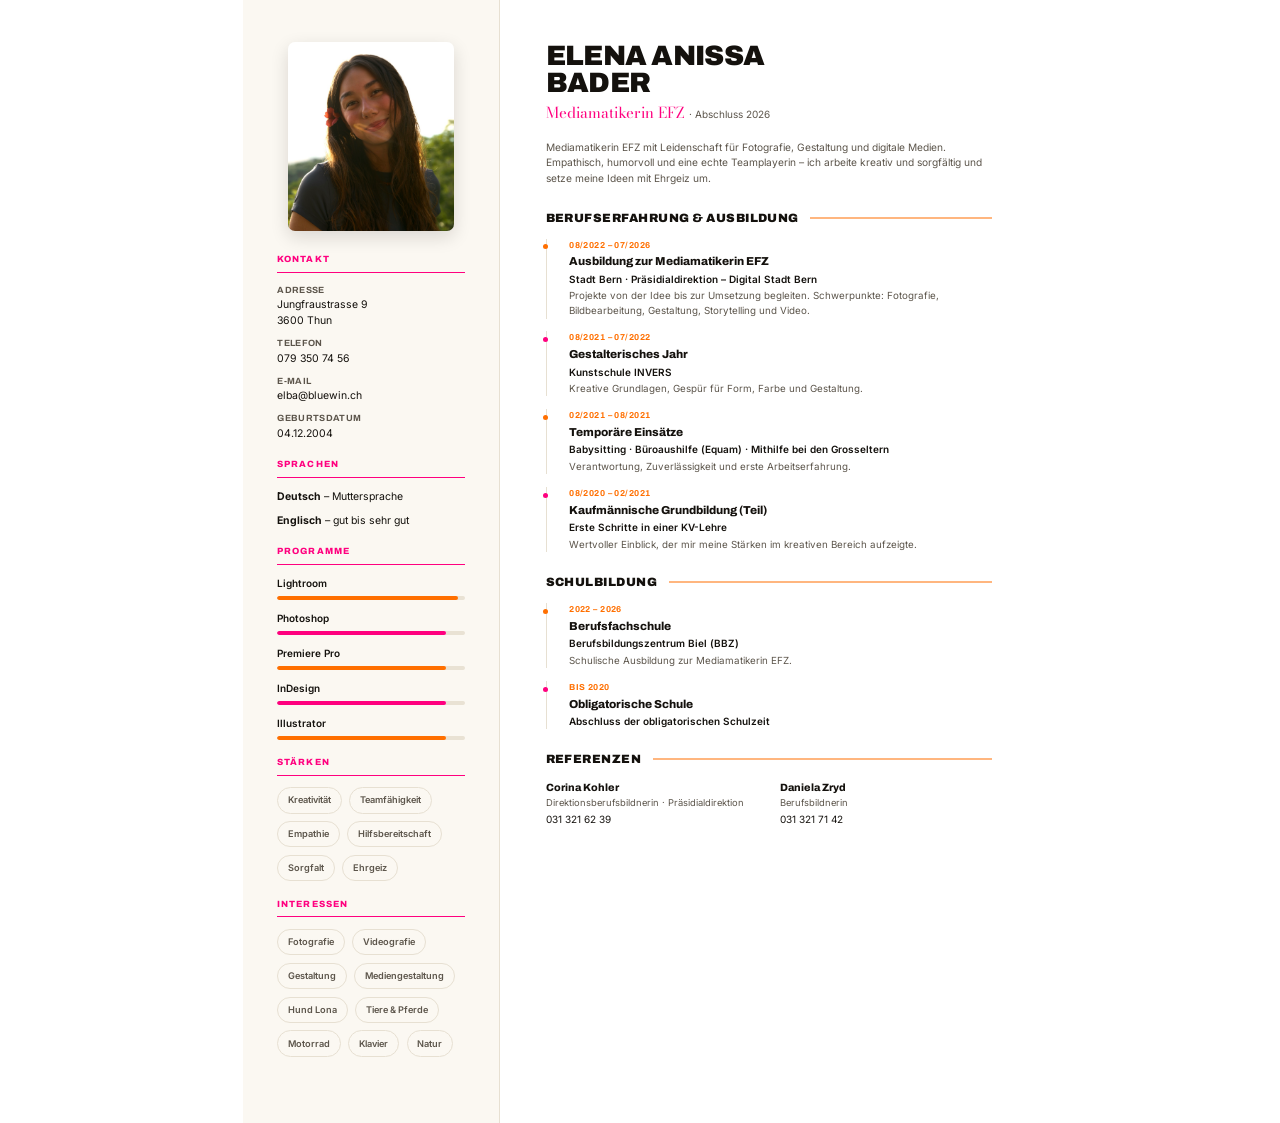
<file: lebenslauf.html>
<!DOCTYPE html>
<html lang="de-CH">
<head>
<meta charset="UTF-8" />
<title>Lebenslauf – Elena Anissa Bader</title>
<link rel="preconnect" href="https://fonts.googleapis.com">
<link rel="preconnect" href="https://fonts.gstatic.com" crossorigin>
<link href="https://fonts.googleapis.com/css2?family=Archivo:wght@400;600;700;800;900&family=Bodoni+Moda:ital,wght@0,500;0,600;1,500&family=Inter:wght@400;500;600;700&display=swap" rel="stylesheet">
<style>
  :root{
    --pink:#ff007f; --orange:#ff6f00; --ink:#14110d; --ink-soft:#5c554b;
    --cream:#fbf8f2; --line:#e7e0d2;
    --display:"Archivo",sans-serif; --script:"Bodoni Moda",Georgia,serif; --body:"Inter",sans-serif;
  }
  *{ margin:0; padding:0; box-sizing:border-box; }
  @page{ size:A4; margin:0; }
  html,body{ background:#fff; }
  body{ font-family:var(--body); color:var(--ink); line-height:1.5; font-size:10.2px; -webkit-print-color-adjust:exact; print-color-adjust:exact; }

  .page{ width:210mm; min-height:297mm; margin:0 auto; display:grid; grid-template-columns:68mm 1fr; background:#fff; }

  /* ---------- Sidebar ---------- */
  .side{ background:var(--cream); padding:11mm 9mm; border-right:1px solid var(--line); }
  .photo{ width:44mm; height:50mm; border-radius:7px; overflow:hidden; margin:0 auto 6mm; box-shadow:0 6px 18px rgba(20,17,13,.14); }
  .photo img{ width:100%; height:100%; object-fit:cover; display:block; }

  .s-block{ margin-bottom:4.4mm; }
  .s-title{ font-family:var(--display); font-weight:800; text-transform:uppercase; letter-spacing:.12em; font-size:9px; color:var(--pink); margin-bottom:3mm; padding-bottom:1.3mm; border-bottom:1.5px solid var(--pink); }
  .s-row{ margin-bottom:2.2mm; }
  .s-row .k{ font-family:var(--display); font-weight:700; font-size:9px; text-transform:uppercase; letter-spacing:.04em; color:var(--ink-soft); }
  .s-row .v{ font-size:10.5px; word-break:break-word; }
  .s-row .v a{ color:var(--ink); text-decoration:none; }

  .skill{ margin-bottom:3mm; }
  .skill .lbl{ display:flex; justify-content:space-between; font-weight:600; font-size:10px; margin-bottom:1.4mm; }
  .skill .bar{ height:3.4px; background:#e9e2d4; border-radius:9px; overflow:hidden; }
  .skill .bar span{ display:block; height:100%; background:var(--pink); border-radius:9px; }
  .skill:nth-child(even) .bar span{ background:var(--orange); }

  .tags{ display:flex; flex-wrap:wrap; gap:2mm; }
  .tags span{ font-size:9.2px; font-weight:600; padding:1.4mm 2.6mm; border:1px solid var(--line); border-radius:20px; color:var(--ink-soft); }

  /* ---------- Main ---------- */
  .main{ padding:11mm 12mm 10mm; }
  .name{ font-family:var(--display); font-weight:900; font-size:28px; line-height:.98; letter-spacing:-.02em; text-transform:uppercase; }
  .role{ font-family:var(--script); font-size:15px; color:var(--pink); margin-top:1.6mm; }
  .role small{ font-family:var(--body); color:var(--ink-soft); font-size:10px; font-style:normal; }
  .lead{ color:var(--ink-soft); margin:4mm 0 6mm; font-size:10.2px; }

  .m-title{ font-family:var(--display); font-weight:900; text-transform:uppercase; letter-spacing:.04em; font-size:12px; margin:0 0 3.2mm; display:flex; align-items:center; gap:3mm; }
  .m-title::after{ content:""; flex:1; height:2px; background:var(--orange); opacity:.5; }
  .m-block{ margin-bottom:5.5mm; }

  .item{ position:relative; padding-left:6mm; margin-bottom:3.4mm; border-left:1.5px solid var(--line); }
  .item::before{ content:""; position:absolute; left:-3.1px; top:1.5mm; width:5px; height:5px; border-radius:50%; background:var(--pink); }
  .item:nth-child(even)::before{ background:var(--orange); }
  .item .when{ font-family:var(--display); font-weight:700; font-size:8.6px; text-transform:uppercase; letter-spacing:.05em; color:var(--orange); }
  .item .what{ font-family:var(--display); font-weight:800; font-size:11.5px; margin:.4mm 0; }
  .item .where{ font-weight:600; color:var(--ink); font-size:10px; }
  .item .desc{ color:var(--ink-soft); font-size:9.8px; margin-top:.6mm; }

  .refs{ display:flex; gap:6mm; }
  .ref{ flex:1; }
  .ref .rn{ font-family:var(--display); font-weight:800; font-size:10.5px; }
  .ref .rr{ color:var(--ink-soft); font-size:9.4px; }
  .ref .rp{ color:var(--ink); font-size:10px; margin-top:.6mm; }
</style>
</head>
<body>
  <div class="page">
    <!-- SIDEBAR -->
    <aside class="side">
      <div class="photo"><img src="assets/fotos/portrait.jpg" alt="Elena Anissa Bader" /></div>

      <div class="s-block">
        <div class="s-title">Kontakt</div>
        <div class="s-row"><div class="k">Adresse</div><div class="v">Jungfraustrasse 9<br>3600 Thun</div></div>
        <div class="s-row"><div class="k">Telefon</div><div class="v">079 350 74 56</div></div>
        <div class="s-row"><div class="k">E-Mail</div><div class="v"><a href="mailto:elba@bluewin.ch">elba@bluewin.ch</a></div></div>
        <div class="s-row"><div class="k">Geburtsdatum</div><div class="v">04.12.2004</div></div>
      </div>

      <div class="s-block">
        <div class="s-title">Sprachen</div>
        <div class="s-row"><div class="v"><strong>Deutsch</strong> – Muttersprache</div></div>
        <div class="s-row"><div class="v"><strong>Englisch</strong> – gut bis sehr gut</div></div>
      </div>

      <div class="s-block">
        <div class="s-title">Programme</div>
        <div class="skill"><div class="lbl"><span>Lightroom</span></div><div class="bar"><span style="width:96%"></span></div></div>
        <div class="skill"><div class="lbl"><span>Photoshop</span></div><div class="bar"><span style="width:90%"></span></div></div>
        <div class="skill"><div class="lbl"><span>Premiere Pro</span></div><div class="bar"><span style="width:90%"></span></div></div>
        <div class="skill"><div class="lbl"><span>InDesign</span></div><div class="bar"><span style="width:90%"></span></div></div>
        <div class="skill"><div class="lbl"><span>Illustrator</span></div><div class="bar"><span style="width:90%"></span></div></div>
      </div>

      <div class="s-block">
        <div class="s-title">Stärken</div>
        <div class="tags"><span>Kreativität</span><span>Teamfähigkeit</span><span>Empathie</span><span>Hilfsbereitschaft</span><span>Sorgfalt</span><span>Ehrgeiz</span></div>
      </div>

      <div class="s-block">
        <div class="s-title">Interessen</div>
        <div class="tags"><span>Fotografie</span><span>Videografie</span><span>Gestaltung</span><span>Mediengestaltung</span><span>Hund Lona</span><span>Tiere &amp; Pferde</span><span>Motorrad</span><span>Klavier</span><span>Natur</span></div>
      </div>
    </aside>

    <!-- MAIN -->
    <main class="main">
      <h1 class="name">Elena Anissa<br>Bader</h1>
      <p class="role">Mediamatikerin EFZ <small>· Abschluss 2026</small></p>

      <p class="lead">Mediamatikerin EFZ mit Leidenschaft für Fotografie, Gestaltung und digitale Medien. Empathisch, humorvoll und eine echte Teamplayerin – ich arbeite kreativ und sorgfältig und setze meine Ideen mit Ehrgeiz um.</p>

      <section class="m-block">
        <h2 class="m-title">Berufserfahrung &amp; Ausbildung</h2>

        <div class="item">
          <div class="when">08/2022 – 07/2026</div>
          <div class="what">Ausbildung zur Mediamatikerin EFZ</div>
          <div class="where">Stadt Bern · Präsidialdirektion – Digital Stadt Bern</div>
          <div class="desc">Projekte von der Idee bis zur Umsetzung begleiten. Schwerpunkte: Fotografie, Bildbearbeitung, Gestaltung, Storytelling und Video.</div>
        </div>

        <div class="item">
          <div class="when">08/2021 – 07/2022</div>
          <div class="what">Gestalterisches Jahr</div>
          <div class="where">Kunstschule INVERS</div>
          <div class="desc">Kreative Grundlagen, Gespür für Form, Farbe und Gestaltung.</div>
        </div>

        <div class="item">
          <div class="when">02/2021 – 08/2021</div>
          <div class="what">Temporäre Einsätze</div>
          <div class="where">Babysitting · Büroaushilfe (Equam) · Mithilfe bei den Grosseltern</div>
          <div class="desc">Verantwortung, Zuverlässigkeit und erste Arbeitserfahrung.</div>
        </div>

        <div class="item">
          <div class="when">08/2020 – 02/2021</div>
          <div class="what">Kaufmännische Grundbildung (Teil)</div>
          <div class="where">Erste Schritte in einer KV-Lehre</div>
          <div class="desc">Wertvoller Einblick, der mir meine Stärken im kreativen Bereich aufzeigte.</div>
        </div>
      </section>

      <section class="m-block">
        <h2 class="m-title">Schulbildung</h2>
        <div class="item">
          <div class="when">2022 – 2026</div>
          <div class="what">Berufsfachschule</div>
          <div class="where">Berufsbildungszentrum Biel (BBZ)</div>
          <div class="desc">Schulische Ausbildung zur Mediamatikerin EFZ.</div>
        </div>
        <div class="item">
          <div class="when">bis 2020</div>
          <div class="what">Obligatorische Schule</div>
          <div class="where">Abschluss der obligatorischen Schulzeit</div>
        </div>
      </section>

      <section class="m-block">
        <h2 class="m-title">Referenzen</h2>
        <div class="refs">
          <div class="ref">
            <div class="rn">Corina Kohler</div>
            <div class="rr">Direktionsberufsbildnerin · Präsidialdirektion</div>
            <div class="rp">031 321 62 39</div>
          </div>
          <div class="ref">
            <div class="rn">Daniela Zryd</div>
            <div class="rr">Berufsbildnerin</div>
            <div class="rp">031 321 71 42</div>
          </div>
        </div>
      </section>
    </main>
  </div>
</body>
</html>
</file>
